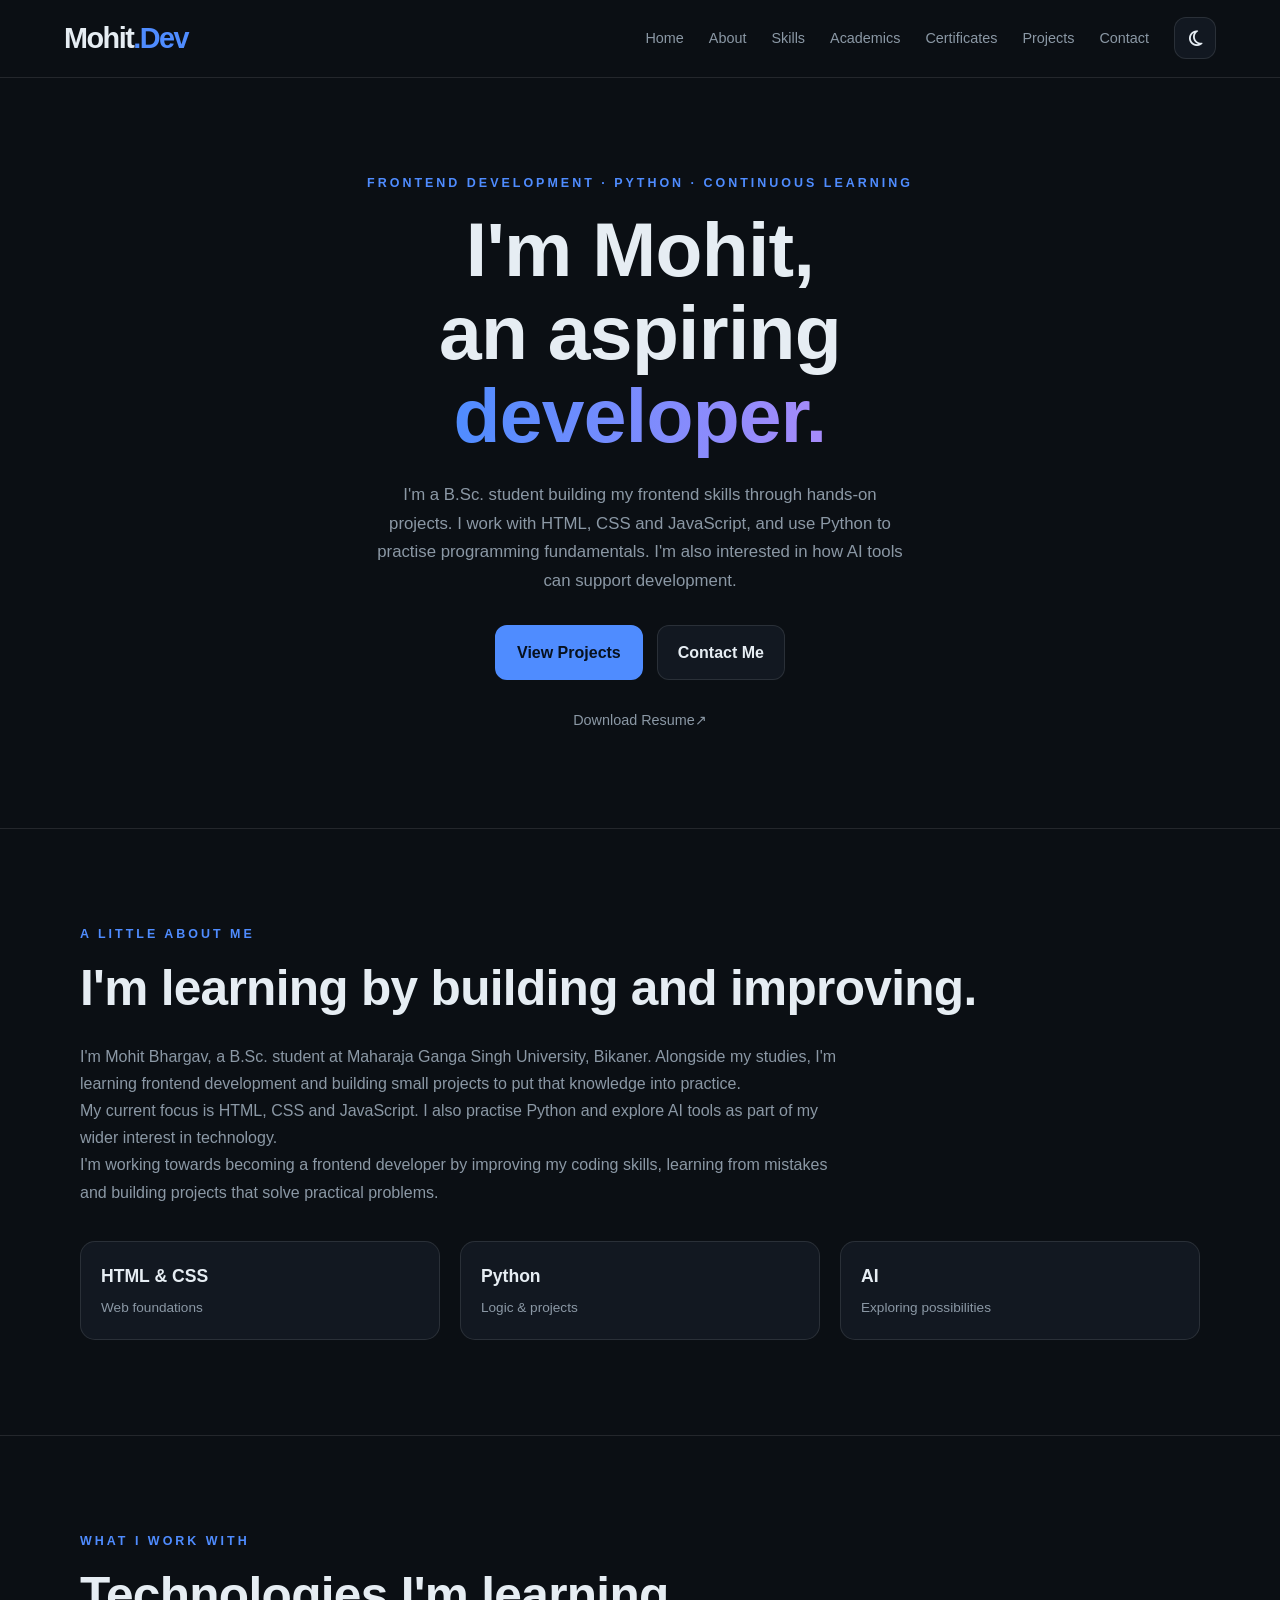
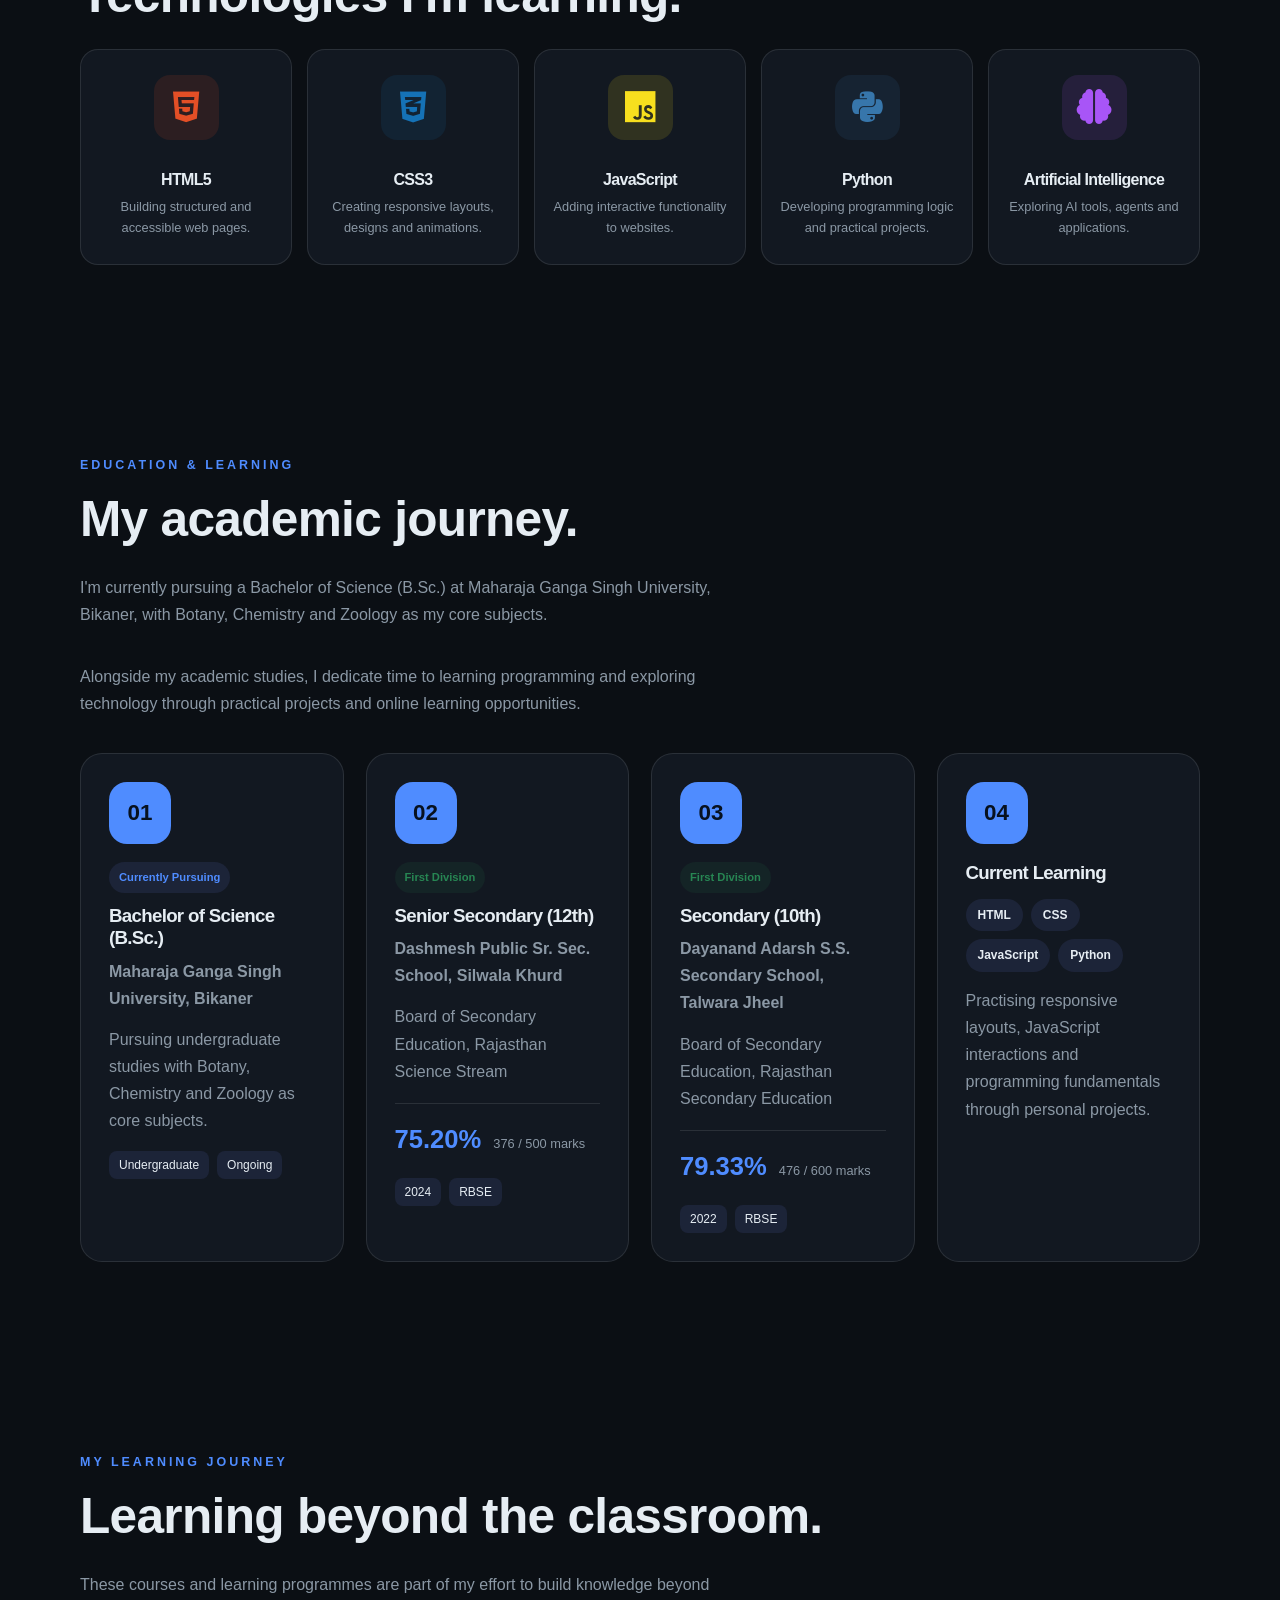
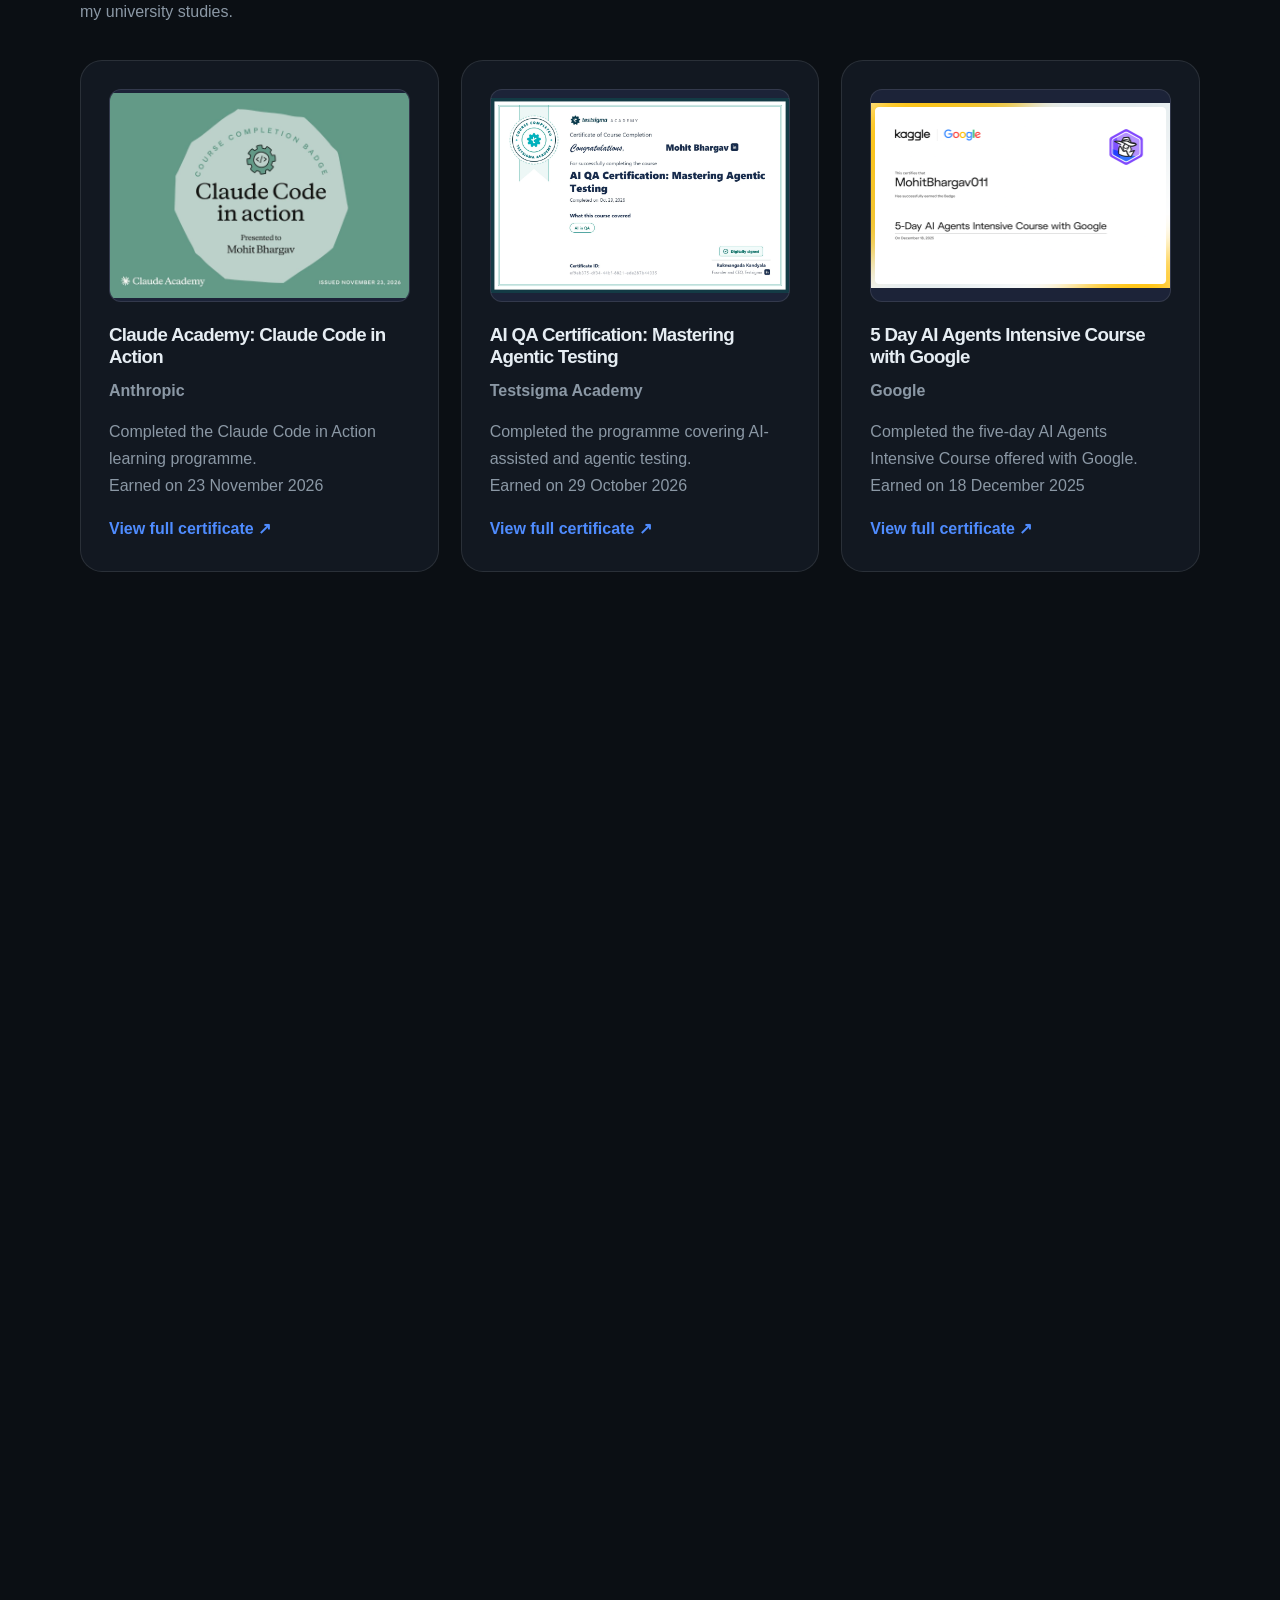
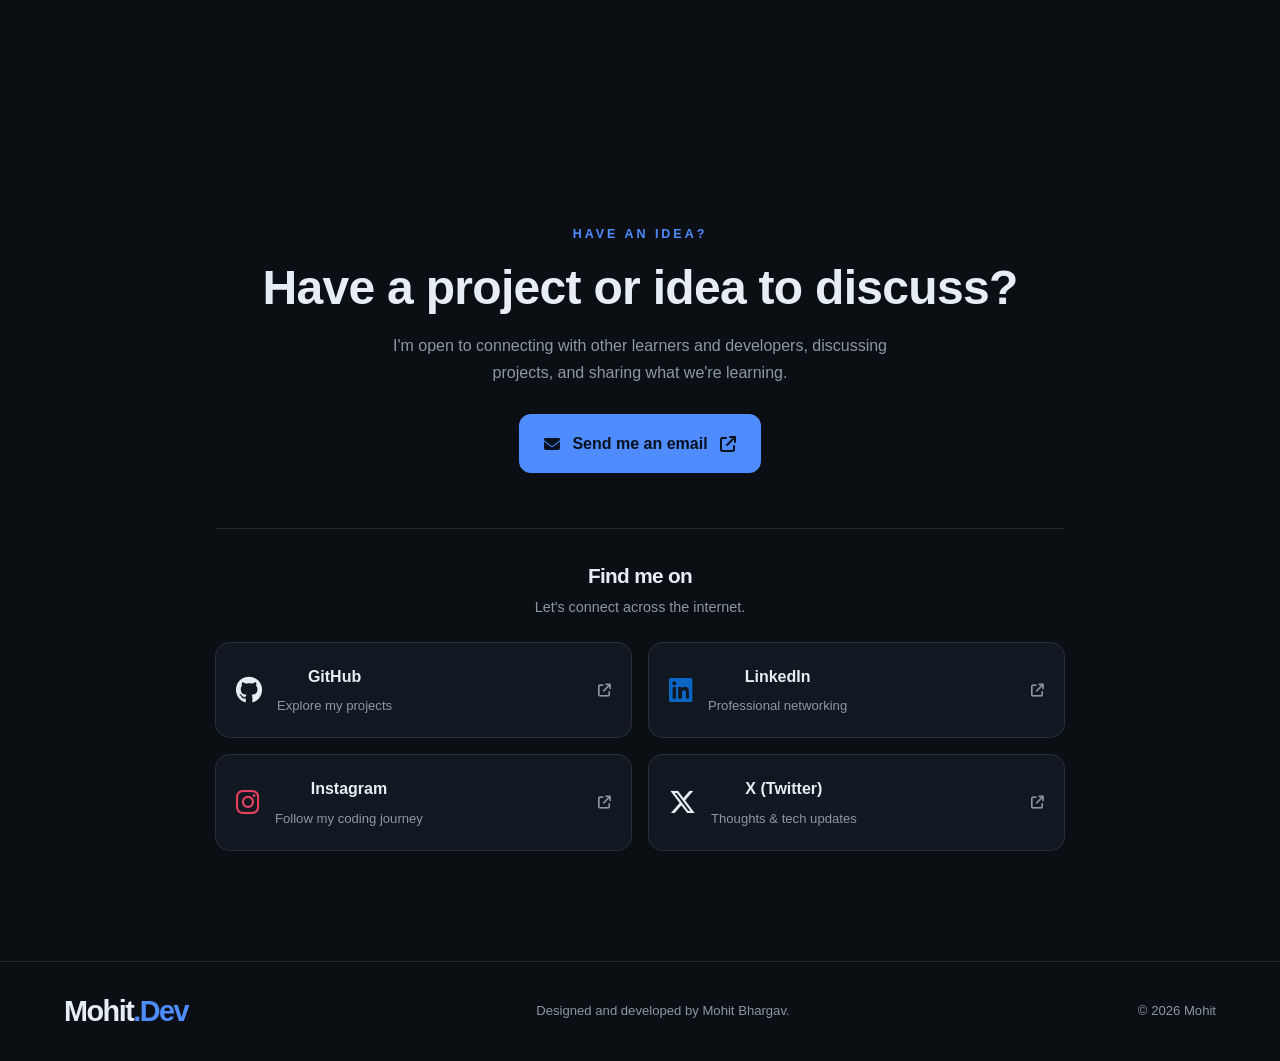
<file: index.html>
<!DOCTYPE html>
<html lang="en">
<head>
  <meta charset="UTF-8">
  <meta name="viewport" content="width=device-width, initial-scale=1.0">

  <title>Mohit Bhargav | Frontend Developer Portfolio</title>
  <meta name="description" content="Mohit Bhargav's portfolio: frontend development, Python projects, education and certifications.">
  <meta name="theme-color" content="#0b0f14">
  <link rel="canonical" href="https://mohitdev-ten.vercel.app/">

  <!-- Open Graph -->
  <meta property="og:type" content="website">
  <meta property="og:title" content="Mohit.Dev | Portfolio">
  <meta property="og:description" content="Explore Mohit Bhargav's frontend development work, Python projects and learning journey.">
  <meta property="og:image" content="https://mohitdev-ten.vercel.app/assets/Webpage.png">
  <meta property="og:url" content="https://mohitdev-ten.vercel.app/">
  <link rel="icon" href="assets/Logo.png">
  <link rel="stylesheet" href="https://cdnjs.cloudflare.com/ajax/libs/font-awesome/6.7.2/css/all.min.css">
  <link rel="stylesheet" href="style.css">
  <script src="script.js" defer></script>

  <!-- SEO Structured Data -->
  <script type="application/ld+json">
  {
    "@context": "https://schema.org",
    "@graph": [
      {
        "@type": "Person",
        "@id": "https://mohitdev-v2.vercel.app/#person",
        "name": "Mohit Bhargav",
        "url": "https://mohitdev-v2.vercel.app/",
        "sameAs": [
          "https://github.com/MohitBhargava1234"
        ],
        "knowsAbout": [
          "HTML",
          "CSS",
          "JavaScript",
          "Python",
          "Frontend Development"
        ]
      },
      {
        "@type": "WebSite",
        "@id": "https://mohitdev-v2.vercel.app/#website",
        "url": "https://mohitdev-v2.vercel.app/",
        "name": "Mohit.Dev",
        "publisher": {
          "@id": "https://mohitdev-v2.vercel.app/#person"
        }
      }
    ]
  }
  </script>
</head>

<body>

  <!-- NAVBAR -->
  <header class="navbar">
    <a href="#home" class="logo">Mohit<span>.Dev</span></a>

    <button class="menu-toggle" id="menu-toggle"
      aria-label="Toggle navigation" aria-expanded="false">
      ☰
    </button>

    <nav class="nav-links" id="nav-links">
      <a href="#home">Home</a>
      <a href="#about">About</a>
      <a href="#skills">Skills</a>
      <a href="#edu">Academics</a>
      <a href="#certificates">Certificates</a>
      <a href="#projects">Projects</a>
      <a href="#contact">Contact</a>
  <button id="theme-toggle" class="theme-toggle" aria-label="Switch to light mode">
    <i class="fa-regular fa-moon"></i>
</button>
      
    </nav>
  </header>

  <main>

    <!-- HERO -->
    <section class="hero section" id="home">
      <div class="hero-content reveal">

        <p class="eyebrow">FRONTEND DEVELOPMENT · PYTHON · CONTINUOUS LEARNING</p>

        <h1>
          I'm Mohit,<br>
          an aspiring <span class="gradient-text">developer.</span>
        </h1>
         <p class="hero-description">
  I'm a B.Sc. student building my frontend skills through hands-on projects.
  I work with HTML, CSS and JavaScript, and use Python to practise programming
  fundamentals. I'm also interested in how AI tools can support development.
</p>
        <div class="hero-buttons">
          <a class="button primary" href="#projects">View Projects</a>
          <a class="button secondary" href="#contact">Contact Me</a>
        </div>

        <div class="social-links">
          <a href="assets/resume.pdf"
            target="_blank" rel="noopener noreferrer">
           Download Resume↗
          </a> 
        </div>
      </div>
    </section>

    <!-- ABOUT -->
    <section class="section about reveal" id="about">

      <p class="eyebrow">A LITTLE ABOUT ME</p>

      <h2>
         I'm learning by building and improving.
      </h2>

      <p>I'm Mohit Bhargav, a B.Sc. student at Maharaja Ganga Singh University, Bikaner. Alongside my studies, I'm learning frontend development and building small projects to put that knowledge into practice.</p>
      <p>My current focus is HTML, CSS and JavaScript. I also practise Python and explore AI tools as part of my wider interest in technology.</p>
      <p>I'm working towards becoming a frontend developer by improving my coding skills, learning from mistakes and building projects that solve practical problems.</p>
<div class="stats">
        <div>
          <strong>HTML &amp; CSS</strong>
          <span>Web foundations</span>
        </div>

        <div>
          <strong>Python</strong>
          <span>Logic &amp; projects</span>
        </div>

        <div>
          <strong>AI</strong>
          <span>Exploring possibilities</span>
        </div>
      </div>

    </section>

    <!-- SKILLS -->
    <section class="section reveal" id="skills">

      <p class="eyebrow">WHAT I WORK WITH</p>

      <h2>Technologies I'm learning.</h2>

    <div class="skills-grid">
       <div class="skill-card">
        <div class="skill-icon html-icon">
            <i class="fa-brands fa-html5"></i>
        </div>
        <h3>HTML5</h3>
        <p>Building structured and accessible web pages.</p>
    </div>

    <!-- CSS -->
    <div class="skill-card">
        <div class="skill-icon css-icon">
            <i class="fa-brands fa-css3-alt"></i>
        </div>
        <h3>CSS3</h3>
        <p>Creating responsive layouts, designs and animations.</p>
    </div>

    <!-- JavaScript -->
    <div class="skill-card">
        <div class="skill-icon js-icon">
            <i class="fa-brands fa-js"></i>
        </div>
        <h3>JavaScript</h3>
        <p>Adding interactive functionality to websites.</p>
    </div>

    <!-- Python -->
    <div class="skill-card">
        <div class="skill-icon python-icon">
            <i class="fa-brands fa-python"></i>
        </div>
        <h3>Python</h3>
        <p>Developing programming logic and practical projects.</p>
    </div>

    <!-- AI -->
    <div class="skill-card">
        <div class="skill-icon ai-icon">
            <i class="fa-solid fa-brain"></i>
        </div>
        <h3>Artificial Intelligence</h3>
        <p>Exploring AI tools, agents and applications.</p>
    </div>

</div>
    </section>

    <!-- EDUCATION -->
    <section class="section reveal" id="edu">

      <p class="eyebrow">EDUCATION &amp; LEARNING</p>

      <h2>
        My academic journey.
      </h2>

      <p class="section-description">
       I'm currently pursuing a Bachelor of Science (B.Sc.) at Maharaja Ganga Singh University, Bikaner, with Botany, Chemistry and Zoology as my core subjects.
      </p>
       <p class="section-description">
       Alongside my academic studies, I dedicate time to learning programming and exploring technology through practical projects and online learning opportunities.
      </p>
      <div class="education-grid">

        <article class="edu-card qualification-card">
          <div class="edu-icon">01</div>

          <span class="edu-status ongoing">Currently Pursuing</span>

          <h3>Bachelor of Science (B.Sc.)</h3>

          <p class="edu-subtitle">
            Maharaja Ganga Singh University, Bikaner
          </p>

          <p class="edu-description">
            Pursuing undergraduate studies with Botany, Chemistry and Zoology as core subjects.
          </p>

          <div class="edu-details">
            <span>Undergraduate</span>
            <span>Ongoing</span>
          </div>
        </article>

        <article class="edu-card qualification-card">
          <div class="edu-icon">02</div>

          <span class="edu-status completed">First Division</span>

          <h3>Senior Secondary (12th)</h3>

          <p class="edu-subtitle">
            Dashmesh Public Sr. Sec. School, Silwala Khurd
          </p>

          <p class="edu-description">
            Board of Secondary Education, Rajasthan<br>
            Science Stream
          </p>

          <div class="edu-result">
            <strong>75.20%</strong>
            <span>376 / 500 marks</span>
          </div>

          <div class="edu-details">
            <span>2024</span>
            <span>RBSE</span>
          </div>
        </article>

        <article class="edu-card qualification-card">
          <div class="edu-icon">03</div>

          <span class="edu-status completed">First Division</span>

          <h3>Secondary (10th)</h3>

          <p class="edu-subtitle">
            Dayanand Adarsh S.S. Secondary School, Talwara Jheel
          </p>

          <p class="edu-description">
            Board of Secondary Education, Rajasthan<br>
            Secondary Education
          </p>

          <div class="edu-result">
            <strong>79.33%</strong>
            <span>476 / 600 marks</span>
          </div>

          <div class="edu-details">
            <span>2022</span>
            <span>RBSE</span>
          </div>
        </article>

        <article class="edu-card">
          <div class="edu-icon">04</div>

          <h3>Current Learning</h3>

          <div class="learning-tags">
            <span>HTML</span>
            <span>CSS</span>
            <span>JavaScript</span>
            <span>Python</span>
          </div>

          <p>
            Practising responsive layouts, JavaScript interactions and programming
            fundamentals through personal projects.
          </p>
        </article>

      </div>
    </section>

    <!-- CERTIFICATIONS -->
    <section class="section reveal" id="certificates">

      <p class="eyebrow">MY LEARNING JOURNEY</p>

      <h2> Learning beyond the classroom.</h2>

      <p class="section-description">
       These courses and learning programmes are part of my effort to build knowledge beyond my university studies.
      </p>

      <div class="education-grid">

        <article class="edu-card certificate-card">
          <img
            src="assets/claude code.jpg"
            alt="Claude Academy: Claude Code in action"
            class="certificate-image"
            loading="lazy"
          >

          <h3>Claude Academy: Claude Code in Action</h3>

          <p class="edu-subtitle">Anthropic</p>

          <p>Completed the Claude Code in Action learning programme.</p>

          <p>Earned on 23 November 2026</p>

          <a href="assets/claude code.jpg"
            target="_blank" rel="noopener noreferrer"
            class="certificate-link">
            View full certificate ↗
          </a>
        </article>

        <article class="edu-card certificate-card">
          <img
            src="assets/Testsigma.jpg"
            alt="AI QA Certification: Mastering Agentic Testing"
            class="certificate-image"
            loading="lazy"
          >

          <h3>AI QA Certification: Mastering Agentic Testing</h3>

          <p class="edu-subtitle">Testsigma Academy</p>

          <p>Completed the programme covering AI-assisted and agentic testing.</p>

          <p>Earned on 29 October 2026</p>

          <a href="assets/Testsigma.jpg"
            target="_blank" rel="noopener noreferrer"
            class="certificate-link">
            View full certificate ↗
          </a>
        </article>

        <article class="edu-card certificate-card">
          <img
            src="assets/Kaggle.png"
            alt="Google AI Agents Intensive Course certificate"
            class="certificate-image"
            loading="lazy"
          >

          <h3>5 Day AI Agents Intensive Course with Google</h3>

          <p class="edu-subtitle">Google</p>

          <p>Completed the five-day AI Agents Intensive Course offered with Google.</p>

          <p>Earned on 18 December 2025</p>

          <a href="assets/Kaggle.png"
            target="_blank" rel="noopener noreferrer"
            class="certificate-link">
            View full certificate ↗
          </a>
        </article>

      </div>
    </section>

    <!-- PROJECTS -->
    <section class="section reveal" id="projects">

      <p class="eyebrow">SOME THINGS I'VE BUILT</p>

      <h2>Learning by building.</h2>
      <p class="section-description">
       These projects are practical exercises where I apply what I'm learning and improve through building.
      </p>

      <div class="projects-grid">
         <article class="project-card">

          <img
            src="assets/Webpage.png"
            alt="Screenshot of the Mohit.Dev portfolio website"
            class="project-image"
            loading="lazy"
          >

          <div class="project-info">

            <p class="project-type">HTML · CSS · JS</p>

            <h3>Mohit.Dev Portfolio</h3>

            <p>
             My personal website, built with HTML, CSS and JavaScript to present my education, skills, certificates and projects. I use it to practise responsive layouts, interactive navigation, scroll animations and dark/light theme switching.
            </p>

            <h4>Technology Used</h4>

            <div class="tags">
              <span>HTML</span>
              <span>CSS</span>
              <span>JavaScript</span>
              <span>Responsive</span>
              <span>UI Design</span>
            </div>

            <a
              href="https://github.com/MohitBhargava1234/mohit.dev"
              target="_blank" rel="noopener noreferrer"
              class="project-link">
              View source code ↗
            </a>

            <a
              href="https://mohitdev-ten.vercel.app/"
              target="_blank" rel="noopener noreferrer"
              class="button primary">
              Live Demo ↗
            </a>

          </div>
        </article>
 <article class="project-card">

          <img
            src="assets/Ai chatbot.png"
            alt="Screenshot of the chatbot running in the terminal"
            class="project-image"
            loading="lazy"
          >

          <div class="project-info">

            <p class="project-type">PYTHON · CHATBOT</p>

            <h3>Rule-Based Chatbot</h3>

            <p>
              A Python-based conversational program designed to respond to greetings, emotions and basic user messages. This project helped me practise conditional statements, functions, loops and programming logic.
            </p>

            <h4>Technology Used</h4>

            <div class="tags">
              <span>Loops</span>
              <span>Functions</span>
              <span>Conditional statements</span>
              <span>Python</span>
              <span>Logic</span>
            </div>

            <a
              href="https://github.com/MohitBhargava1234/AI-Study-Buddy-Rule-Based-Chat-Assistant-in-Python-"
              target="_blank" rel="noopener noreferrer"
              class="project-link">
              View source code ↗
            </a>

          </div>
        </article>

        <article class="project-card">

          <img
            src="assets/Exenpse Tracker.png"
            alt="Expense Tracker command-line application screenshot"
            class="project-image"
            loading="lazy"
          >

          <div class="project-info">

            <p class="project-type">PYTHON · FINANCE</p>

            <h3>Expense Tracker</h3>

            <p>
              A Python command-line application for recording and reviewing day-to-day expenses. Users can add expense entries and view the records they have saved. I built it to practise Python fundamentals and organise information through a simple text-based interface.
            </p>

            <h4>Technology Used</h4>

            <div class="tags">
              <span>Loops</span>
              <span>Conditional statements</span>
              <span>Python</span>
              <span>Command-line</span>
            </div>

            <a
              href="https://github.com/MohitBhargava1234/Expense-tracker-in-phython.git"
              target="_blank" rel="noopener noreferrer"
              class="project-link">
              View source code ↗
            </a>

          </div>
        </article>
</section>
   <!-- CONTACT -->
    <section class="section contact reveal" id="contact">

      <p class="eyebrow">HAVE AN IDEA?</p>

      <div class="contact-container">
        <div class="contact-header">
          <h2>Have a project or idea to discuss?</h2>
          <p>I'm open to connecting with other learners and developers, discussing projects, and sharing what we're learning.</p>
          <a href="mailto:mohitbhargav200610@gmail.com" class="email-button">
            <i class="fa-solid fa-envelope" aria-hidden="true"></i>
            Send me an email
            <i class="fa-solid fa-arrow-up-right-from-square" aria-hidden="true"></i>
          </a>
        </div>

        <div class="contact-divider"></div>

        <div class="social-heading">
            <h3>Find me on</h3>
            <p>Let's connect across the internet.</p>
        </div>

        <div class="contact-social-grid">

            <!-- GitHub -->
            <a href="https://github.com/MohitBhargava1234"
               target="_blank"
               rel="noopener noreferrer"
               class="contact-card github-card">

                <i class="fa-brands fa-github"></i>

                <div>
                    <h4>GitHub</h4>
                    <p>Explore my projects</p>
                </div>

                <i class="fa-solid fa-arrow-up-right-from-square card-arrow"></i>
            </a>

            <!-- LinkedIn -->
            <a href="https://www.linkedin.com/in/mohit-bhargav-a7a908286/"
               target="_blank"
               rel="noopener noreferrer"
               class="contact-card linkedin-card">

                <i class="fa-brands fa-linkedin"></i>

                <div>
                    <h4>LinkedIn</h4>
                    <p>Professional networking</p>
                </div>

                <i class="fa-solid fa-arrow-up-right-from-square card-arrow"></i>
            </a>

            <!-- Instagram -->
            <a href="https://www.instagram.com/mohit.dev.06/"
               target="_blank"
               rel="noopener noreferrer"
               class="contact-card instagram-card">

                <i class="fa-brands fa-instagram"></i>

                <div>
                    <h4>Instagram</h4>
                    <p>Follow my coding journey</p>
                </div>

                <i class="fa-solid fa-arrow-up-right-from-square card-arrow"></i>
            </a>

            <!-- X -->
            <a href="https://x.com/mohitbhargav011"
               target="_blank"
               rel="noopener noreferrer"
               class="contact-card x-card">

                <i class="fa-brands fa-x-twitter"></i>

                <div>
                    <h4>X (Twitter)</h4>
                    <p>Thoughts & tech updates</p>
                </div>

                <i class="fa-solid fa-arrow-up-right-from-square card-arrow"></i>
            </a>

        </div>
      </div>
    </section>
  </main>

  <!-- FOOTER -->
  <footer>

    <a href="#home" class="logo">
      Mohit<span>.Dev</span>
    </a>

    <p>Designed and developed by Mohit Bhargav.</p>

    <p>© <span id="year"></span> Mohit</p>

  </footer>

</body>
</html>
</file>
<file: style.css>
/* =================================
   THEME VARIABLES
================================= */

:root {
    color-scheme: dark;

    --bg: #0b0f14;
    --surface: #121821;
    --surface-hover: rgba(90, 106, 200, 0.14);

    --text: #e6edf3;
    --muted: #8b98a5;
    --border: rgba(255, 255, 255, 0.1);

    --accent: #4f8cff;
    --button-text: #07111f;

    --shadow: 0 18px 45px rgba(0, 0, 0, 0.18);
}

body.light-theme {
    color-scheme: light;

    --bg: #faf8ff;
    --surface: #ffffff;
    --surface-hover: #f0eaff;

    --text: #211a35;
    --muted: #6e6880;
    --border: rgba(40, 25, 70, 0.13);

    --accent: #7844df;
    --button-text: #ffffff;

    --shadow: 0 18px 45px rgba(50, 30, 90, 0.09);
}


/* =================================
   RESET
================================= */

* {
    margin: 0;
    padding: 0;
    box-sizing: border-box;
}

html {
    scroll-behavior: smooth;
    scroll-padding-top: 90px;
}

body {
    font-family: Inter, "Segoe UI", Arial, sans-serif;
    background: var(--bg);
    color: var(--text);
    line-height: 1.7;

    transition:
        background-color 0.3s ease,
        color 0.3s ease;
}

a {
    color: inherit;
    text-decoration: none;
}

button {
    font: inherit;
}

button,
a {
    -webkit-tap-highlight-color: transparent;
}

button:focus-visible,
a:focus-visible {
    outline: 3px solid var(--accent);
    outline-offset: 4px;
}

.section {
    width: min(1120px, 90%);
    margin-inline: auto;
    padding-block: 95px;
}

.eyebrow {
    color: var(--accent);
    font-size: 0.78rem;
    font-weight: 800;
    letter-spacing: 3px;
    margin-bottom: 14px;
}

h1,
h2,
h3 {
    line-height: 1.2;
    letter-spacing: -0.7px;
}

h2 {
    font-size: clamp(2rem, 4vw, 3.1rem);
    margin-bottom: 24px;
}

.gradient-text {
    background: linear-gradient(
        90deg,
        var(--accent),
        #a78bfa
    );
    background-clip: text;
    -webkit-background-clip: text;
    color: transparent;
}

.accent-text {
    color: var(--accent);
}

.section-description {
    color: var(--muted);
    max-width: 650px;
    margin-bottom: 35px;
}


/* =================================
   NAVIGATION
================================= */

.navbar {
    position: sticky;
    top: 0;
    z-index: 10;

    min-height: 76px;
    padding: 14px 5%;

    display: flex;
    align-items: center;
    justify-content: space-between;
    gap: 24px;

    background: var(--bg);
    border-bottom: 1px solid var(--border);

    transition: background 0.3s ease;
}

.logo {
    font-size: 1.8rem;
    font-weight: 900;
    letter-spacing: -1.5px;
    color: var(--text);
}

.logo span {
    color: var(--accent);
}

.nav-links {
    display: flex;
    align-items: center;
    gap: 25px;
}

.nav-links > a {
    font-size: 0.9rem;
    color: var(--muted);
    transition: color 0.2s ease;
}

.nav-links > a:hover {
    color: var(--accent);
}

.theme-toggle,
.menu-toggle {
    border: 1px solid var(--border);
    background: var(--surface);
    color: var(--text);
    border-radius: 12px;
    cursor: pointer;
    padding: 9px 12px;
    transition: all 0.3s ease;
}

.theme-toggle {
    width: 42px;
    height: 42px;
    display: flex;
    align-items: center;
    justify-content: center;
    font-size: 1.1rem;
}

.theme-toggle:hover,
.menu-toggle:hover {
    color: var(--button-text);
    background: var(--accent);
    border-color: var(--accent);
}

.menu-toggle {
    display: none;
    font-size: 1.2rem;
}


/* =================================
   HERO
================================= */

.hero {
    min-height: 610px;
    display: flex;
    align-items: center;
    justify-content: center;
    text-align: center;
}

.hero-content {
    max-width: 760px;
}

.hero h1 {
    font-size: clamp(2.8rem, 6vw, 5rem);
    font-weight: 900;
    line-height: 1.08;
}

.hero-role {
    margin-top: 15px;
    color: var(--accent);
    font-size: 1.2rem;
    font-weight: 700;
    min-height: 2rem;
}

.hero-description {
    color: var(--muted);
    max-width: 540px;
    margin: 24px auto 0;
    font-size: 1.05rem;
}

.hero-buttons {
    display: flex;
    flex-wrap: wrap;
    justify-content: center;
    gap: 14px;
    margin-top: 30px;
}

.social-links {
    display: flex;
    justify-content: center;
    gap: 22px;
    margin-top: 28px;
    color: var(--muted);
    font-size: 0.9rem;
}

.social-links a:hover {
    color: var(--accent);
}


/* =================================
   BUTTONS
================================= */

.button {
    display: inline-flex;
    justify-content: center;
    align-items: center;

    padding: 12px 20px;
    border-radius: 12px;

    font-weight: 700;
    border: 2px solid var(--accent);

    transition:
        transform 0.25s ease,
        box-shadow 0.25s ease,
        background 0.25s ease,
        color 0.25s ease;
}

.button:hover {
    background: var(--bg);
    color: var(--accent);
    border-color: var(--accent);
    box-shadow: var(--shadow);
}

.primary {
    background: var(--accent);
    color: var(--button-text);
    border-color: var(--accent);
}

.secondary {
    border: 1px solid var(--border);
    background: var(--surface);
    color: var(--text);
}

.button:active {
    transform: scale(0.97);
}


/* =================================
   ABOUT
================================= */

.about {
    width: 100%;

    border-top: 1px solid var(--border);
    border-bottom: 1px solid var(--border);

    padding-inline: max(5%, calc((100% - 1120px) / 2));
}

.about > p:not(.eyebrow) {
    max-width: 760px;
    color: var(--muted);
}

.stats {
    display: grid;
    grid-template-columns: repeat(3, 1fr);
    gap: 20px;
    margin-top: 35px;
}

.stats div {
    padding: 20px;
    background: var(--surface);
    border-radius: 15px;
    border: 1px solid var(--border);
    transition: 0.3s ease;
}

.stats div:hover {
    border-color: var(--accent);
    background: var(--surface-hover);
}

.stats strong,
.stats span {
    display: block;
}

.stats strong {
    font-size: 1.1rem;
}

.stats span {
    color: var(--muted);
    font-size: 0.85rem;
    margin-top: 4px;
}


/* =================================
   SKILLS
================================= */

.skills-grid {
    display: grid;
    grid-template-columns: repeat(5, minmax(0, 1fr));
    gap: 15px;
}

.skill-card {
    padding: 25px 15px;

    display: flex;
    flex-direction: column;
    text-align: center;
    align-items: center;
    justify-content: center;

    background: var(--surface);
    border: 1px solid var(--border);
    border-radius: 18px;

    transition: 0.3s ease;
}

.skill-card:hover {
    background: var(--surface-hover);
    border-color: var(--accent);
    transform: translateY(-5px);
    box-shadow: var(--shadow);
}

.skill-card > span {
    font-size: 2rem;
}

.skill-card h3 {
    font-size: 1rem;
    margin: 12px 0 6px;
}

.skill-card p {
    color: var(--muted);
    font-size: 0.8rem;
}


/* SKILL ICONS */

.skill-icon {
    width: 65px;
    height: 65px;

    display: flex;
    align-items: center;
    justify-content: center;

    border-radius: 16px;
    margin-bottom: 18px;

    font-size: 35px;
    transition: 0.3s ease;
}

/* Official Technology Colors */

.html-icon {
    color: #E34F26;
    background: rgba(227, 79, 38, 0.12);
}

.css-icon {
    color: #1572B6;
    background: rgba(21, 114, 182, 0.12);
}

.js-icon {
    color: #F7DF1E;
    background: rgba(247, 223, 30, 0.13);
}

.python-icon {
    color: #3776AB;
    background: rgba(55, 118, 171, 0.12);
}

.ai-icon {
    color: #A855F7;
    background: rgba(168, 85, 247, 0.12);
}


/* =================================
   EDUCATION & CERTIFICATIONS
================================= */

.education-grid {
    display: grid;
    grid-template-columns: repeat(auto-fit, minmax(260px, 1fr));
    gap: 22px;
}

.edu-card {
    position: relative;
    padding: 28px;

    background: var(--surface);
    border: 1px solid var(--border);
    border-radius: 22px;

    overflow: hidden;
    transition: 0.35s ease;
}

.edu-card:hover {
    border-color: var(--accent);
    background: var(--surface-hover);
    transform: translateY(-4px);
    box-shadow: var(--shadow);
}

.edu-card::before {
    content: "";
    position: absolute;
    inset: 0;

    background: linear-gradient(
        135deg,
        rgba(138, 175, 255, 0.12),
        rgba(122, 135, 255, 0.08)
    );

    opacity: 0;
    transition: 0.35s;
    pointer-events: none;
}

.edu-card:hover::before {
    opacity: 1;
}

.edu-card > * {
    position: relative;
    z-index: 1;
}

.edu-icon {
    width: 62px;
    height: 62px;

    display: flex;
    align-items: center;
    justify-content: center;

    font-size: 1.4rem;
    font-weight: 800;

    color: var(--button-text);
    border-radius: 18px;
    background: var(--accent);

    margin-bottom: 18px;
}

.edu-card h3 {
    margin-bottom: 8px;
    color: var(--text);
}

.edu-subtitle {
    color: var(--accent);
    font-weight: 600;
    margin-bottom: 14px;
}

.edu-card p {
    color: var(--muted);
}

.edu-status {
    display: inline-block;
    margin-bottom: 12px;
    padding: 6px 10px;

    border-radius: 30px;
    font-size: 0.7rem;
    font-weight: 600;
}

.edu-status.completed {
    color: #278653;
    background: rgba(39, 134, 83, 0.1);
}

.edu-status.ongoing {
    color: var(--accent);
    background: var(--surface-hover);
}

.edu-result {
    display: flex;
    align-items: baseline;
    flex-wrap: wrap;
    gap: 12px;

    margin-top: 18px;
    padding-top: 14px;

    border-top: 1px solid var(--border);
}

.edu-result strong {
    font-size: 1.6rem;
    color: var(--accent);
}

.edu-result span {
    font-size: 0.8rem;
    color: var(--muted);
}

.edu-details {
    display: flex;
    flex-wrap: wrap;
    gap: 8px;
    margin-top: 16px;
}

.edu-details span {
    padding: 4px 10px;
    border-radius: 8px;
    background: var(--surface-hover);
    color: var(--text);
    font-size: 0.75rem;
}

.learning-tags {
    display: flex;
    flex-wrap: wrap;
    gap: 8px;
    margin: 15px 0;
}

.learning-tags span {
    padding: 6px 12px;
    background: var(--surface-hover);
    color: var(--text);
    border-radius: 999px;
    font-size: 0.75rem;
    font-weight: 600;
}


/* =================================
   CERTIFICATES
================================= */

.certificate-image {
    display: block;
    width: 100%;
    aspect-ratio: 1.414 / 1;
    object-fit: contain;

    background: var(--surface-hover);
    border: 1px solid var(--border);
    border-radius: 12px;

    margin-bottom: 22px;
    transition: transform 0.3s ease;
}

.certificate-card:hover .certificate-image {
    transform: scale(1.02);
}

.certificate-link {
    display: inline-block;
    margin-top: 16px;
    color: var(--accent);
    font-weight: 700;
}

.certificate-link:hover {
    text-decoration: underline;
}


/* =================================
   PROJECTS
================================= */

.projects-grid {
    display: grid;
    grid-template-columns: repeat(3, minmax(0, 1fr));
    gap: 22px;
}

.project-card {
    position: relative;

    display: flex;
    flex-direction: column;

    height: 100%;
    overflow: hidden;

    border: 1px solid var(--border);
    border-radius: 20px;
    background: var(--surface);

    transition:
        transform 0.3s ease,
        box-shadow 0.3s ease,
        border-color 0.3s ease,
        background 0.3s ease;
}

.project-card::before {
    content: "";
    position: absolute;
    inset: 0;

    background: linear-gradient(
        135deg,
        rgba(138, 175, 255, 0.12),
        rgba(122, 135, 255, 0.08)
    );

    opacity: 0;
    transition: 0.35s;
    pointer-events: none;
}

.project-card:hover {
    border-color: var(--accent);
    background: var(--surface-hover);
    transform: translateY(-5px);
    box-shadow: var(--shadow);
}

.project-card:hover::before {
    opacity: 1;
}

.project-image,
.project-info {
    position: relative;
    z-index: 1;
}

.project-image {
    display: block;
    width: calc(100% - 30px);
    height: 200px;

    margin: 15px;
    object-fit: cover;
    border-radius: 10px;
}

.project-info {
    padding: 8px 23px 23px;
}

.project-type {
    color: var(--accent);
    font-size: 0.7rem;
    font-weight: 800;
    letter-spacing: 1.5px;
}

.project-info h3 {
    margin: 12px 0;
    font-size: 1.25rem;
    color: var(--text);
}

.project-info > p:not(.project-type) {
    color: var(--muted);
    font-size: 0.9rem;
}

.project-info h4 {
    margin-top: 16px;
    font-size: 0.85rem;
    color: var(--text);
}

.tags {
    display: flex;
    flex-wrap: wrap;
    gap: 8px;
    margin: 12px 0 18px;
}

.tags span {
    padding: 5px 10px;
    border-radius: 8px;
    background: var(--surface-hover);
    color: var(--text);
    font-size: 0.75rem;
}

.project-link {
    display: inline-block;
    margin: 5px 14px 5px 0;

    color: var(--accent);
    font-size: 0.9rem;
    font-weight: 700;
}

.project-link:hover {
    text-decoration: underline;
}

.project-info .button {
    margin-top: 8px;
    padding: 8px 16px;
    font-size: 0.9rem;
}


/* =================================
   CONTACT SECTION
================================= */

.contact {
    text-align: center;
    padding-block: 110px;
    color: var(--text);
    background: var(--bg);
}

.contact > p:not(.eyebrow) {
    color: var(--muted);
    margin: 0 auto 25px;
}

.contact .button {
    margin: 6px;
}

.contact-section {
    padding: 100px 20px;
    background: var(--bg);
}

.contact-container {
    max-width: 850px;
    margin: auto;
}

/* Header */

.contact-header {
    text-align: center;
}

.section-tag {
    display: inline-block;
    color: var(--accent);
    font-size: 0.8rem;
    font-weight: 700;
    letter-spacing: 2px;
    margin-bottom: 18px;
}

.contact-header h2 {
    font-size: clamp(2rem, 5vw, 3rem);
    font-weight: 800;
    color: var(--text);
    margin-bottom: 15px;
}

.contact-header h2 span {
    color: var(--accent);
}

.contact-header > p {
    color: var(--muted);
    font-size: 1rem;
    line-height: 1.7;
    max-width: 550px;
    margin: 0 auto 28px;
}

/* Email Button */

.email-button {
    display: inline-flex;
    align-items: center;
    gap: 12px;

    padding: 14px 23px;

    background: var(--accent);
    color: var(--button-text);

    border-radius: 12px;
    font-weight: 600;

    transition: 0.3s ease;
    border: 2px solid var(--accent);
}

.email-button:hover {
    background: var(--bg);
    color: var(--accent);
    box-shadow: var(--shadow);
}

/* Divider */

.contact-divider {
    height: 1px;
    background: var(--border);
    margin: 55px 0 35px;
}

/* Social Heading */

.social-heading {
    margin-bottom: 22px;
}

.social-heading h3 {
    color: var(--text);
    font-size: 1.3rem;
    margin-bottom: 6px;
}

.social-heading p {
    color: var(--muted);
    font-size: 0.9rem;
}

/* Social Grid */

.contact-social-grid {
    display: grid;
    grid-template-columns: repeat(2, 1fr);
    gap: 16px;
}

/* Social Cards */

.contact-card {
    display: flex;
    align-items: center;
    gap: 15px;

    padding: 20px;

    background: var(--surface);
    border: 1px solid var(--border);
    border-radius: 15px;

    text-decoration: none;
    transition: all 0.3s ease;
    min-width: 0;
}

.contact-card > i:first-child {
    font-size: 27px;
    flex-shrink: 0;
}

.contact-card h4 {
    color: var(--text);
    font-size: 1rem;
    margin-bottom: 5px;
}

.contact-card p {
    color: var(--muted);
    font-size: 0.82rem;
}

.card-arrow {
    margin-left: auto;
    font-size: 13px !important;
    color: var(--muted);
    transition: 0.3s ease;
}

/* Official Brand Colors */

.github-card > i:first-child {
    color: var(--text);
}

.linkedin-card > i:first-child {
    color: #0A66C2;
}

.instagram-card > i:first-child {
    color: #E4405F;
}

.x-card > i:first-child {
    color: var(--text);
}

/* Hover Effects */

.contact-card:hover {
    background: var(--surface-hover);
    border-color: var(--accent);
    box-shadow: var(--shadow);
    transform: translateY(-4px);
}

.contact-card:hover .card-arrow {
    color: var(--accent);
    transform: translate(3px, -3px);
}


/* =================================
   FOOTER
================================= */

footer {
    display: flex;
    align-items: center;
    justify-content: space-between;
    gap: 20px;

    padding: 25px 5%;

    border-top: 1px solid var(--border);
    color: var(--muted);
    font-size: 0.82rem;

    background: var(--bg);
}

footer .logo {
    color: var(--text);
}


/* =================================
   SCROLL REVEAL
================================= */

/* Content visible by default */

.reveal {
    opacity: 1;
    transform: none;
}

/* Activated only when JS is ready */

body.js-enabled .reveal {
    opacity: 0;
    transform: translateY(25px);

    transition:
        opacity 0.7s ease,
        transform 0.7s ease;
}

body.js-enabled .reveal.visible {
    opacity: 1;
    transform: translateY(0);
}


/* =================================
   TABLET
================================= */

@media (max-width: 900px) {

    .hero {
        padding-top: 70px;
    }

    .skills-grid {
        grid-template-columns: repeat(3, minmax(0, 1fr));
    }

    .projects-grid {
        grid-template-columns: repeat(2, minmax(0, 1fr));
    }
}


/* =================================
   MOBILE
================================= */

@media (max-width: 600px) {

    .section {
        padding-block: 65px;
    }

    .navbar {
        min-height: 68px;
        flex-wrap: wrap;
    }

    .menu-toggle {
        display: block;
    }

    .nav-links {
        display: none;
        width: 100%;
        flex-direction: column;
        align-items: stretch;
        gap: 0;
        padding-bottom: 10px;
    }

    .nav-links.open {
        display: flex;
    }

    .nav-links > a {
        padding: 12px 5px;
    }

    .theme-toggle {
        align-self: flex-start;
        margin-top: 8px;
    }

    .hero {
        min-height: 500px;
        padding-top: 55px;
    }

    .hero h1 {
        font-size: clamp(2.5rem, 12vw, 3.8rem);
    }

    .stats {
        grid-template-columns: 1fr;
    }

    .skills-grid {
        grid-template-columns: repeat(2, minmax(0, 1fr));
    }

    .projects-grid {
        grid-template-columns: 1fr;
    }

    footer {
        flex-direction: column;
        text-align: center;
    }

    .contact {
        padding-block: 65px;
    }
}


/* =================================
   CONTACT RESPONSIVENESS
================================= */

/* Large Tablets and Small Laptops */

@media (max-width: 1024px) {

    .contact-container {
        max-width: 750px;
    }

    .contact-section {
        padding: 85px 25px;
    }

    .contact-social-grid {
        gap: 14px;
    }
}

/* Tablets */

@media (max-width: 768px) {

    .contact-section {
        padding: 75px 20px;
    }

    .contact-header h2 {
        font-size: 2.3rem;
    }

    .contact-social-grid {
        grid-template-columns: repeat(2, 1fr);
        gap: 12px;
    }

    .contact-card {
        padding: 16px;
        gap: 12px;
    }

    .contact-card > i:first-child {
        font-size: 24px;
    }
}

/* Mobile Phones */

@media (max-width: 600px) {

    .skill-icon {
        width: 55px;
        height: 55px;
        font-size: 29px;
        margin-bottom: 14px;
    }

    .contact-section {
        padding: 65px 16px;
    }

    .contact-header h2 {
        font-size: 2rem;
    }

    .contact-header > p {
        font-size: 0.9rem;
    }

    .email-button {
        padding: 13px 18px;
        font-size: 0.9rem;
    }

    .contact-divider {
        margin: 38px 0 28px;
    }

    .contact-social-grid {
        grid-template-columns: 1fr;
        gap: 12px;
    }

    .contact-card {
        min-height: 76px;
        padding: 16px;
    }

    .contact-card h4 {
        font-size: 0.95rem;
    }

    .contact-card p {
        font-size: 0.78rem;
    }
}

/* Very Small Phones */

@media (max-width: 360px) {

    .contact-section {
        padding: 55px 12px;
    }

    .contact-header h2 {
        font-size: 1.7rem;
    }

    .contact-card {
        gap: 10px;
        padding: 13px;
    }

    .contact-card > i:first-child {
        font-size: 22px;
    }
}


/* =================================
   LIGHT THEME EXTRA FIXES
================================= */

body.light-theme .navbar {
    background: var(--bg);
}

body.light-theme .skill-card,
body.light-theme .edu-card,
body.light-theme .project-card,
body.light-theme .contact-card,
body.light-theme .stats div {
    background-color: var(--surface);
}

body.light-theme .skill-card:hover,
body.light-theme .edu-card:hover,
body.light-theme .project-card:hover,
body.light-theme .contact-card:hover,
body.light-theme .stats div:hover {
    background-color: var(--surface-hover);
}

body.light-theme .theme-toggle:hover {
    color: #ffffff;
}

body.light-theme .github-card > i:first-child,
body.light-theme .x-card > i:first-child {
    color: var(--text);
}


/* =================================
   REDUCED MOTION
================================= */

@media (prefers-reduced-motion: reduce) {

    *,
    *::before,
    *::after {
        scroll-behavior: auto !important;
        animation-duration: 0.01ms !important;
        animation-iteration-count: 1 !important;
        transition-duration: 0.01ms !important;
    }

    .reveal,
    body.js-enabled .reveal {
        opacity: 1;
        transform: none;
    }

    .contact-card,
    .contact-card .card-arrow,
    .email-button {
        transition: none;
    }

    .contact-card:hover,
    .email-button:hover {
        transform: none;
    }
}

/* Light theme - stronger card borders */
body.light-theme .edu-card,
body.light-theme .skill-card,
body.light-theme .certificate-card,
body.light-theme .project-card,
body.light-theme .contact-card {
    border: 1px solid #d5c9ed;
}

/* Optional: slightly stronger hover border */
body.light-theme .edu-card:hover,
body.light-theme .skill-card:hover,
body.light-theme .certificate-card:hover,
body.light-theme .project-card:hover,
body.light-theme .contact-card:hover {
    border-color: #7844df;
}           

/* Fix the skills section's accidental extra wrapper and keep cards consistent. */
.skills-grid { align-items: stretch; }
.skill-card { min-width: 0; }

/* Contact section uses the contact-container/contact-header markup. */
.contact-container { width: 100%; max-width: 850px; margin-inline: auto; }
.contact-header { text-align: center; }
.contact-header h2 { color: var(--text); }
.contact-header > p { max-width: 550px; margin: 0 auto 28px; color: var(--muted); }
.contact-divider { width: 100%; }
.contact-social-grid { width: 100%; }

/* Ensure focus remains visible and anchor targets aren't hidden under the sticky nav. */
:target { scroll-margin-top: 100px; }

/* Avoid hover movement on touch-first devices. */
@media (hover: none) {
  .project-card:hover,
  .edu-card:hover,
  .skill-card:hover,
  .contact-card:hover { transform: none; }
}

/* Prevent the page from hiding content when motion is reduced. */
@media (prefers-reduced-motion: reduce) {
  html { scroll-behavior: auto; }
  .reveal, body.js-enabled .reveal { opacity: 1; transform: none; }
}
</file>
